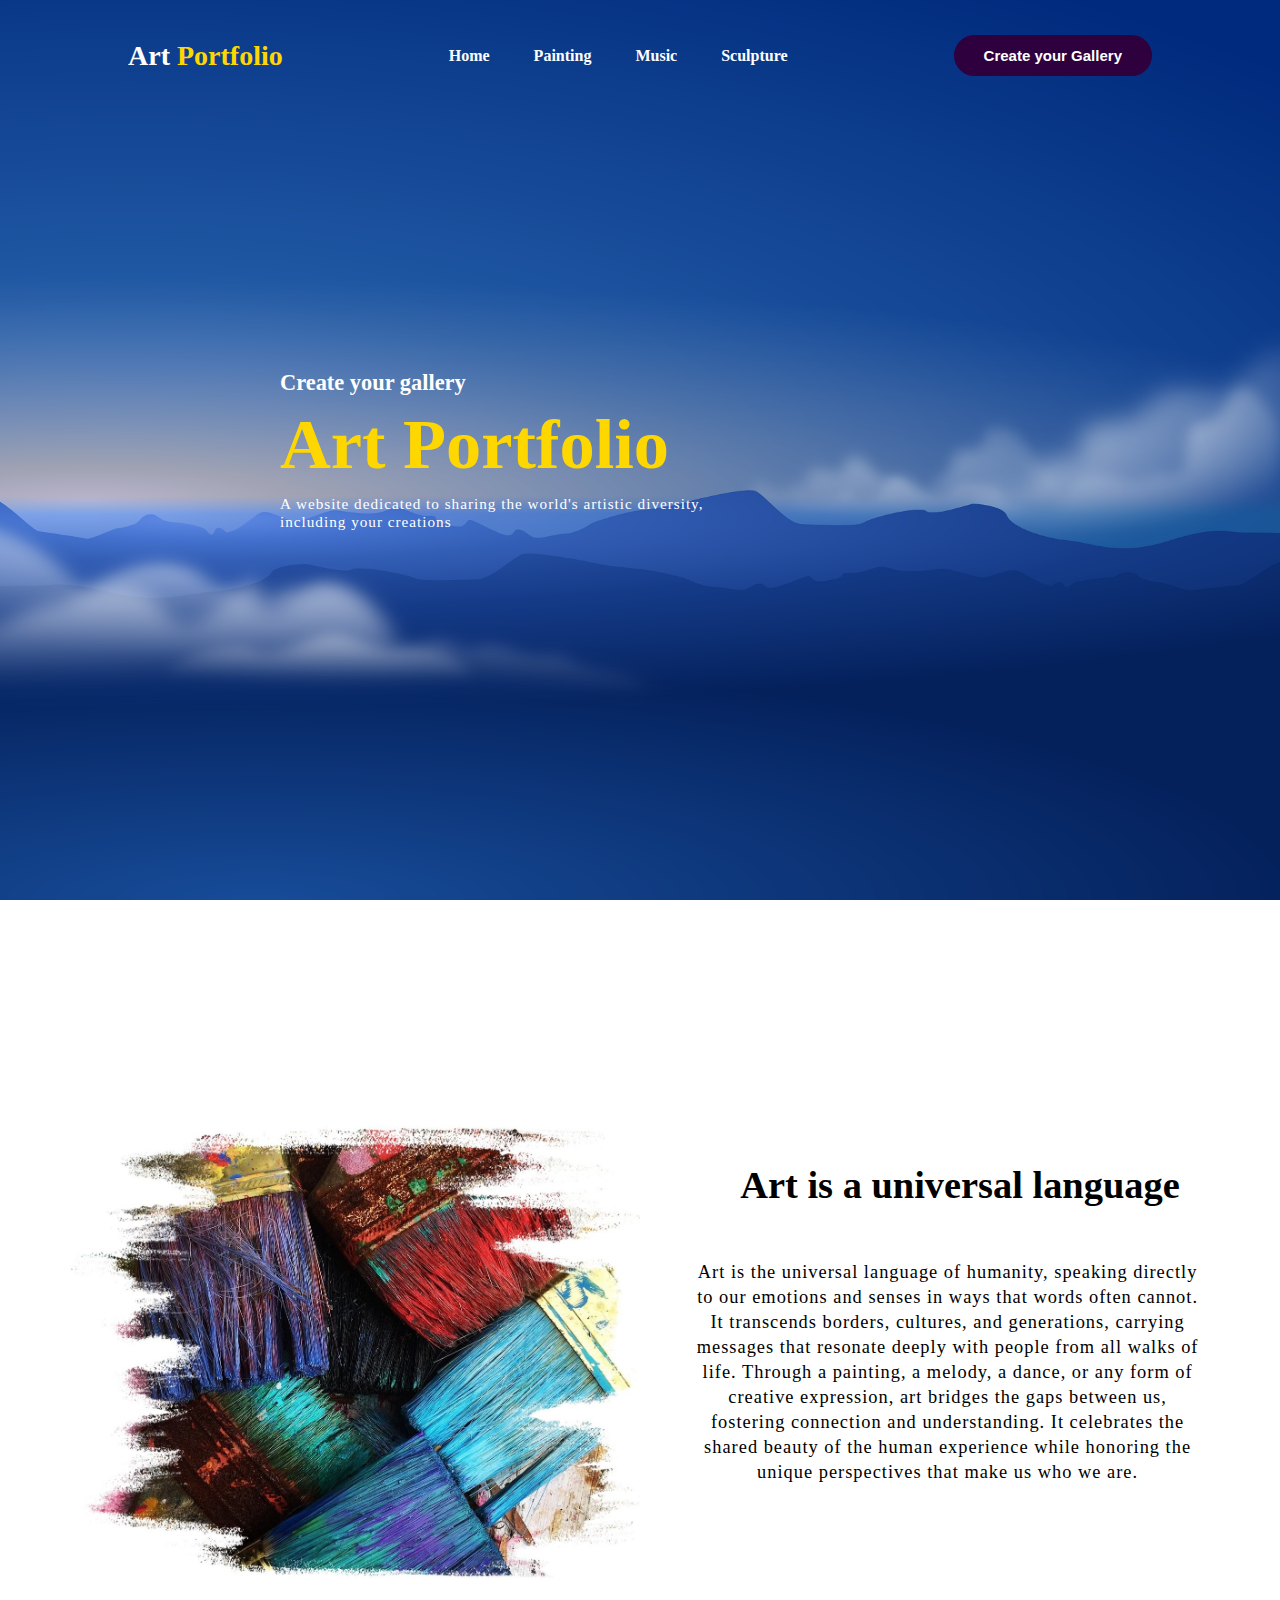
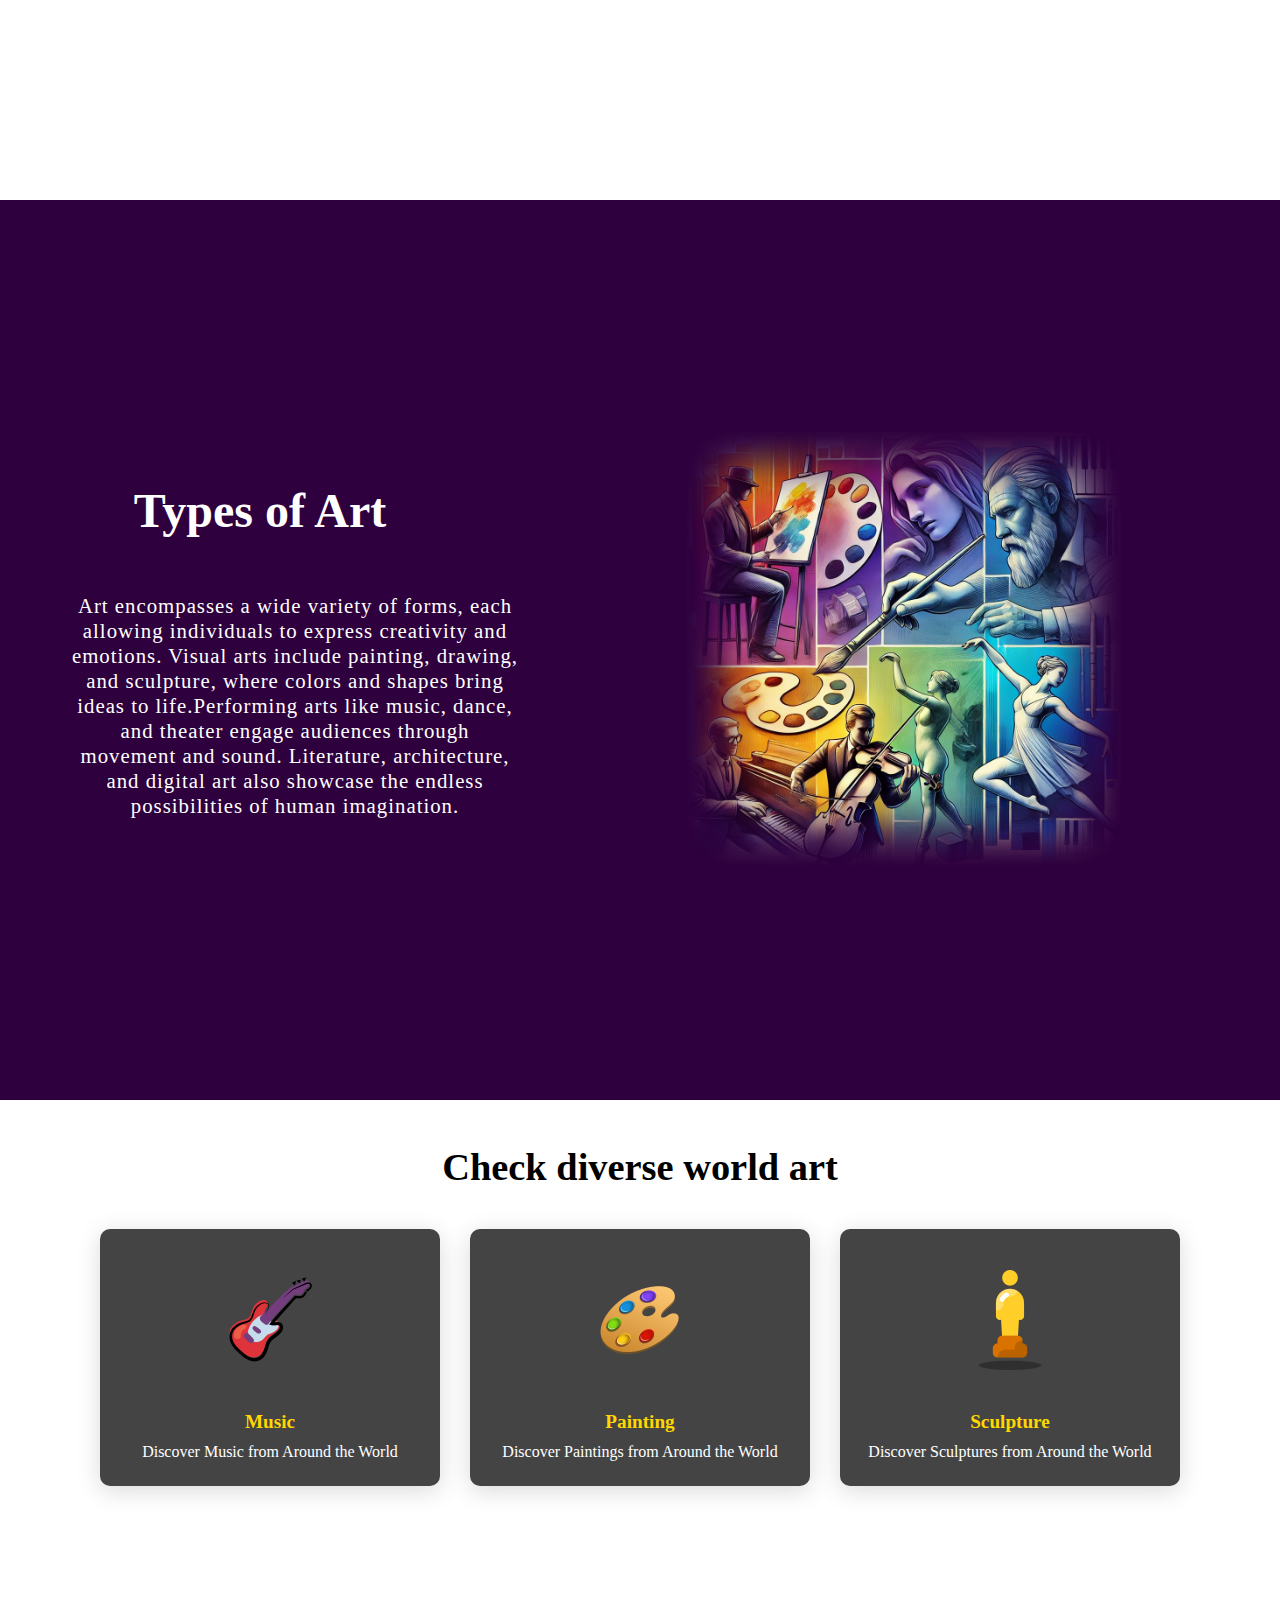
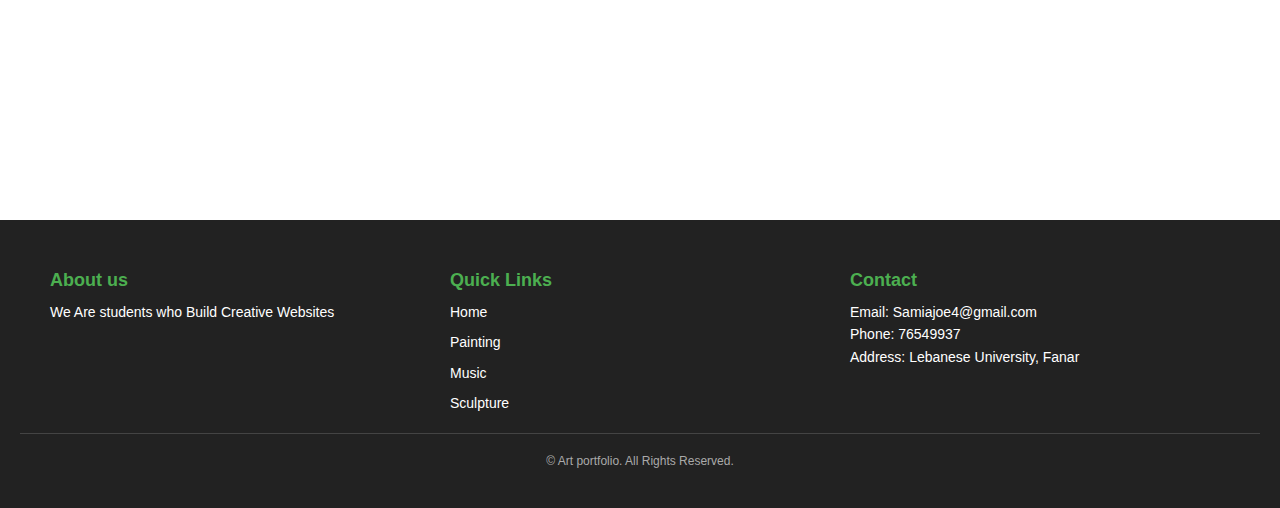
<file: art_port_final/index.html>
<!DOCTYPE html>
<html lang="en">
<head>
    <meta charset="UTF-8">
    <meta name="viewport" content="width=device-width, initial-scale=1.0">
    <title>Art</title>
    <link rel="stylesheet" href="style.css">
</head>
<body>
    <header>
        <nav>
            <h2 class="logo">Art<span> Portfolio</span></h2>
            <ul>
                <li><a href="index.html">Home</a></li>
                <li><a href="painting.html">Painting</a></li>
                <li><a href="music.html">Music</a></li>
                <li><a href="Sculpture.html">Sculpture</a></li>
            </ul>
            <a href="gallery.html"><button>Create your Gallery</button></a>
        </nav>
    </header>
    <section class="main">
        <div class="desc">
            <h4>Create your gallery<br></h4>
            <h2>Art Portfolio<br></h2>
            <p>A website dedicated to sharing the world's artistic diversity,<br> including your creations</p>
        </div>
    </section>
    <section class="sec1">
        <div class="img1">
            <img src="images/sec1.jpg">
        </div>
        <div class="sec1p">
            <h2>Art is a universal language</h2>
            <p>Art is the universal language of humanity, speaking directly to our emotions and senses in ways that words often cannot.
                 It transcends borders, cultures, and generations, carrying messages that resonate deeply with people from all walks of life.
                  Through a painting, a melody, a dance, or any form of creative expression, art bridges the gaps between us, 
                  fostering connection and understanding. It celebrates the shared beauty of the human experience while honoring the unique
                   perspectives that make us who we are.</p>
        </div>
    </section>
    <section class="sec2">
        <div class="sec2p">
            <h1>Types of Art</h1>
            <p>Art encompasses a wide variety of forms, each allowing individuals
                 to express creativity and emotions. Visual arts include painting, drawing,
                  and sculpture, where colors and shapes bring ideas to life.Performing arts like music,
                   dance, and theater engage audiences through movement and sound. Literature,
                    architecture, and digital art also showcase the endless
                    possibilities of human imagination.</p>
        </div>
        <div class="img2">
            <img src="images/toa3.png">
        </div>
    </section>
    <section class="sec3">
         <h2 class="check">Check diverse world art</h2>
         <div class="content">
            <div class="card">
                <div class="icon">
                    <a href="music.html"><img src="icons/guitar.png"></a>
                </div>
                <div class="info">
                    <h3>Music</h3>
                    <p>Discover Music from Around the World</p>
                </div>
            </div>
            <div class="card">
                <div class="icon">
                    <a href="painting.html"><img src="icons/paint.png"></a>
                </div>
                <div class="info">
                    <h3>Painting</h3>
                    <p>Discover Paintings from Around the World</p>
                </div>
            </div>
            <div class="card">
                <div class="icon">
                    <a href="Sculpture.html"><img src="icons/statue.png"></a>
                </div>
                <div class="info">
                    <h3>Sculpture</h3>
                    <p>Discover Sculptures from Around the World</p>
                </div>
            </div>
         </div>
    </section>
    <footer>
        <div class="footer-container">
          <div class="footer-section">
            <h3>About us</h3>
            <p>We Are students who Build Creative Websites</p>
          </div>
          <div class="footer-section">
            <h3>Quick Links</h3>
            <ul>
              <li><a href="index.html">Home</a></li>
              <li><a href="painting.html">Painting</a></li>
              <li><a href="music.html">Music</a></li>
              <li><a href="Sculpture.html">Sculpture</a></li>
            </ul>
          </div>
          <div class="footer-section">
            <h3>Contact</h3>
            <p>Email: Samiajoe4@gmail.com</p>
            <p>Phone: 76549937</p>
            <p>Address: Lebanese University, Fanar</p>
          </div>
        </div>
        <div class="footer-bottom">
          <p>&copy; Art portfolio. All Rights Reserved.</p>
        </div>
      </footer>
</body>
</html>
</file>
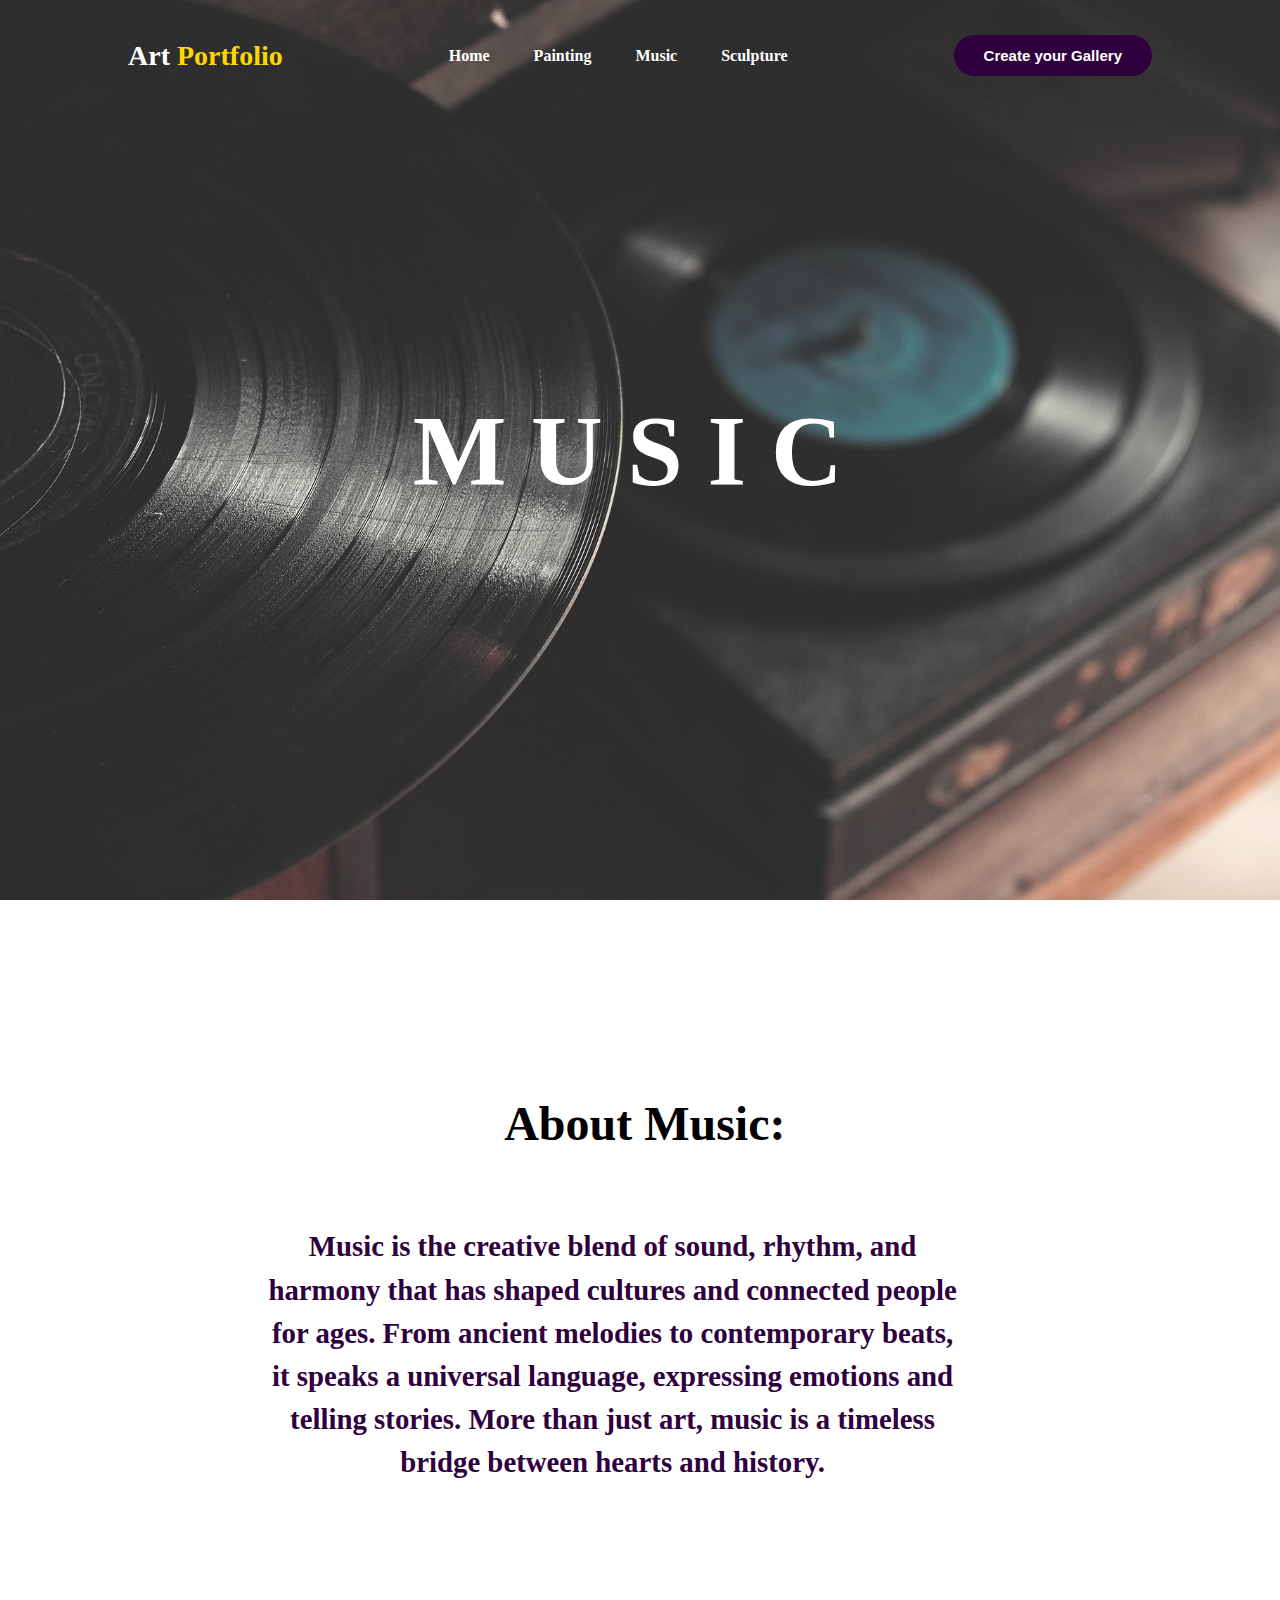
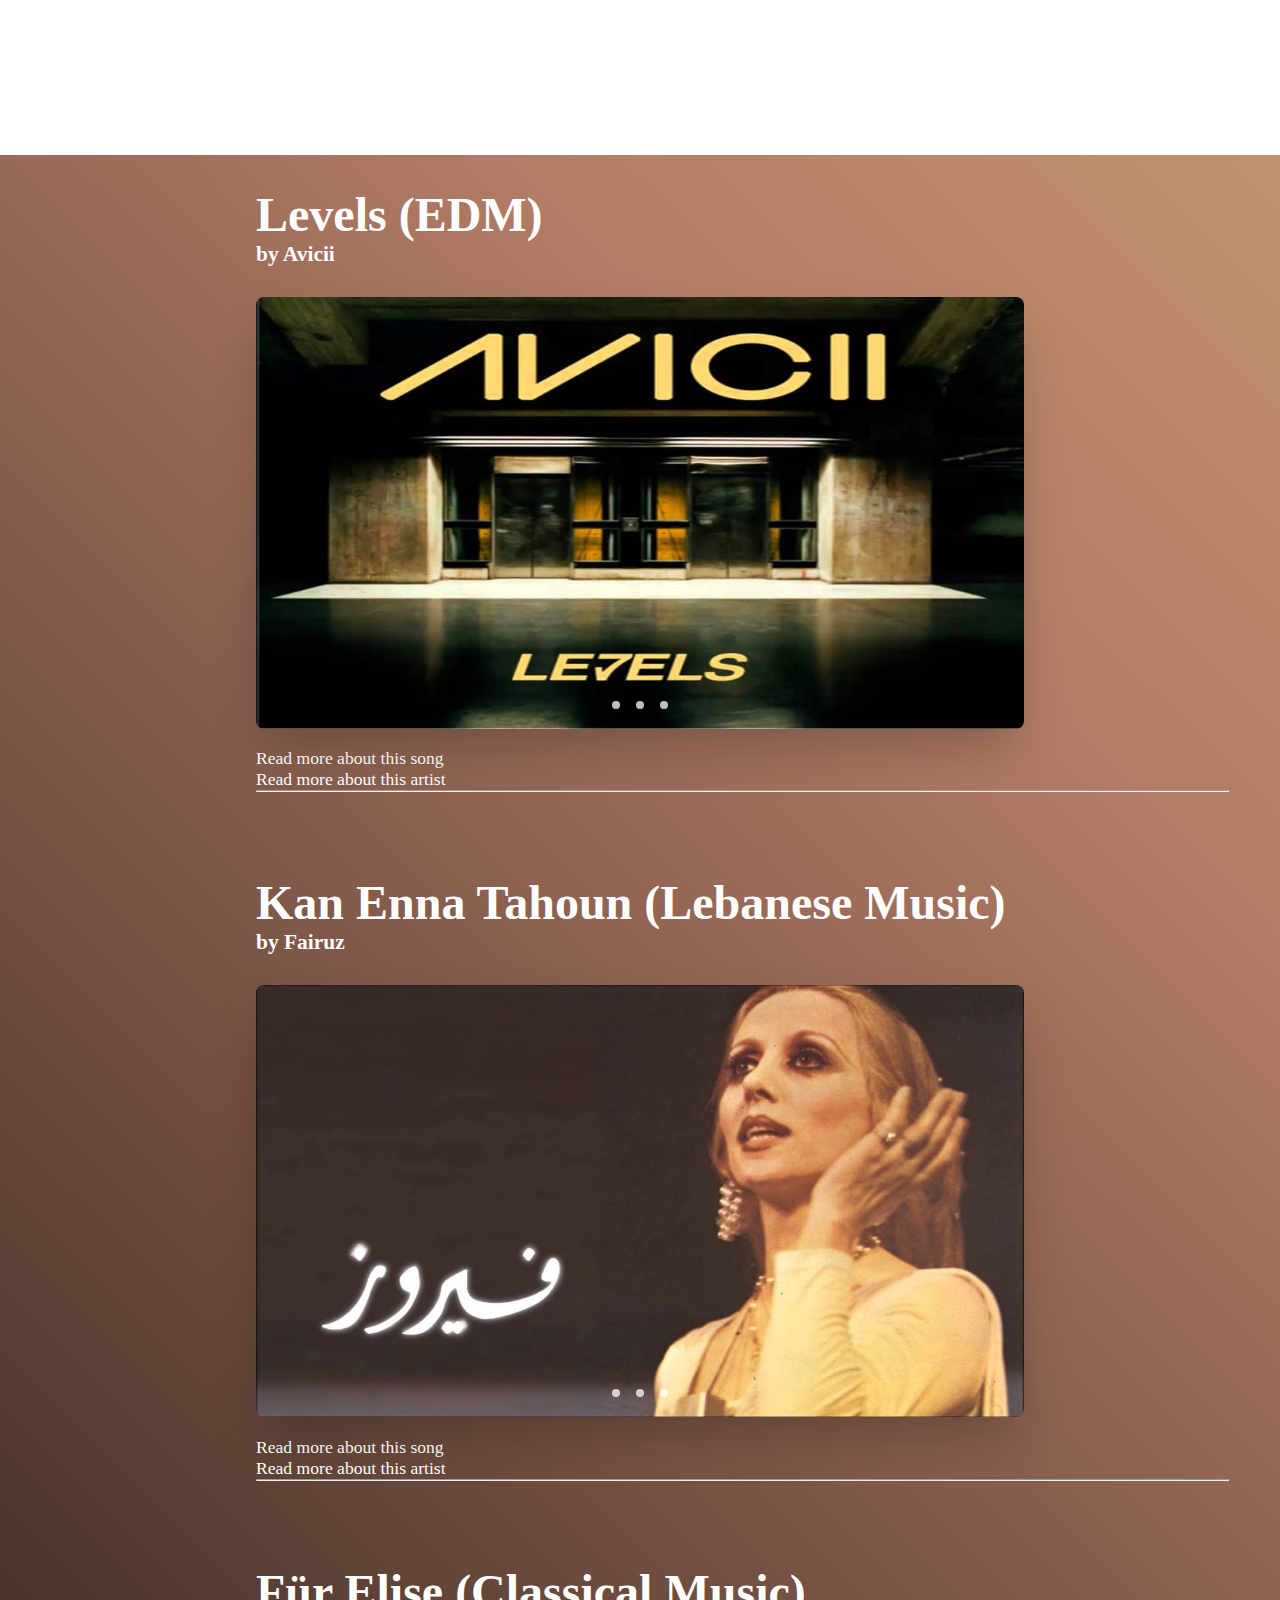
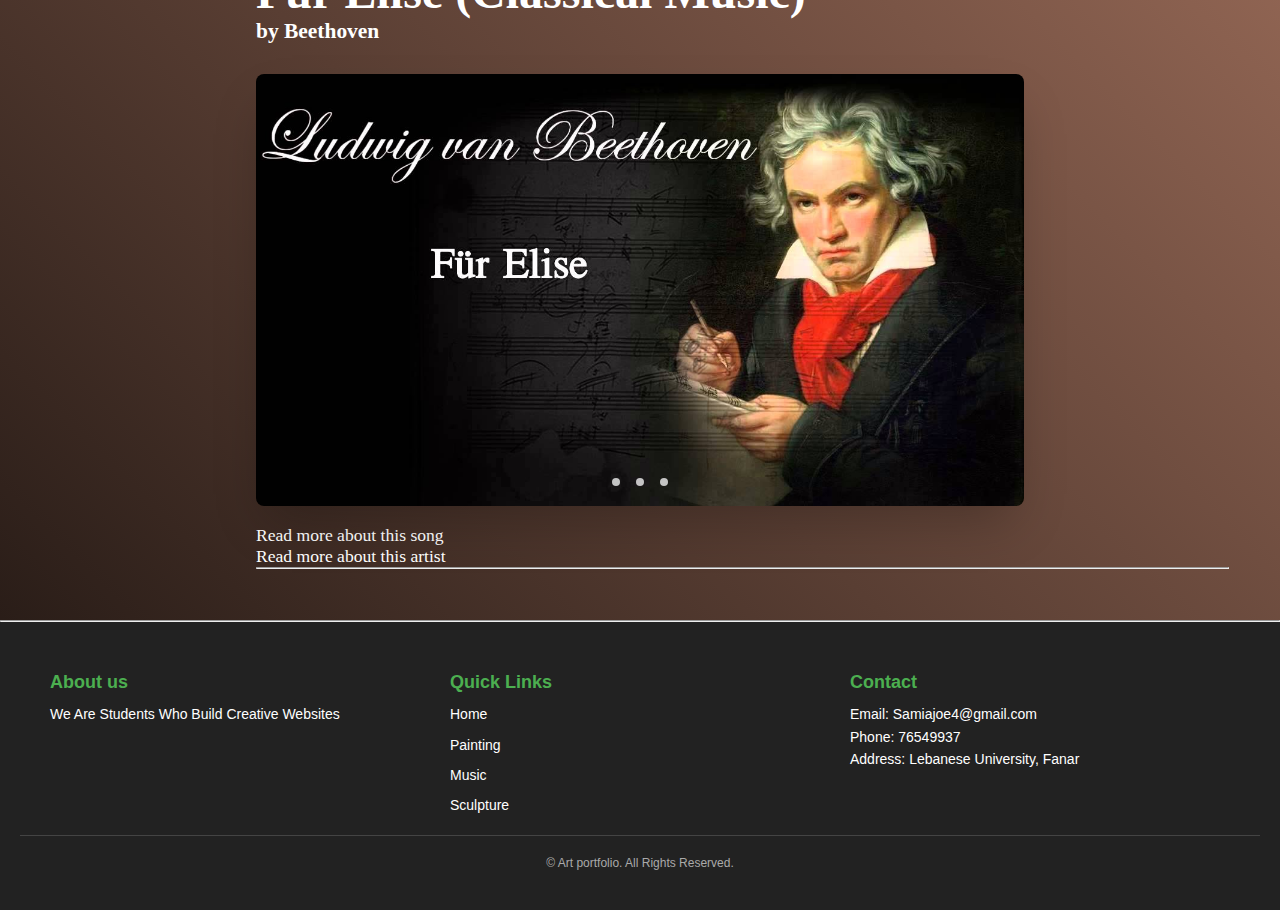
<file: art_port_final/music.html>
<!DOCTYPE html>
<html lang="en">
<head>
    <meta charset="UTF-8">
    <meta name="viewport" content="width=device-width, initial-scale=1.0">
    <title>Music</title>
    <link rel="stylesheet" href="style2.css">
    <script src="script.js" defer></script>
</head>
<body>
    <header>
        <nav>
            <h2 class="logo">Art<span> Portfolio</span></h2>
            <ul>
                <li><a href="index.html">Home</a></li>
                <li><a href="painting.html">Painting</a></li>
                <li><a href="music.html">Music</a></li>
                <li><a href="Sculpture.html">Sculpture</a></li>
            </ul>
            <a href="gallery.html"><button>Create your Gallery</button></a>
        </nav>
    </header>
    <section class="main2">
        <h1>MUSIC</h1>
    </section>
    <section class="description">
        <h1>About Music:</h1>
        <h3>
            Music is the creative blend of sound, rhythm, and harmony that has shaped cultures and connected people for ages.
             From ancient melodies to contemporary beats, it speaks a universal language, 
             expressing emotions and telling stories. More than just art, music is a timeless bridge between 
             hearts and history.
        </h3>
    </section>
    <div class="bgcontainer2">
        <div class="work">
            <div class="wtitle">
                <h2>Levels (EDM)</h2>
                <h6>by Avicii</h6>
            </div>
            <div class="slider-wrapper">
                <div class="slider" id="slide1">
                    <img id="s1" src="images/levels.jpg">
                    <p id="s2">Levels" by Avicii, released in 2011, is one of the most iconic tracks in electronic dance music (EDM) history.
                         With its euphoric melody, intricate production, and powerful drop, the track quickly became a global sensation,
                          dominating charts and festivals alike. Often credited with shaping the modern EDM landscape,
                           "Levels" set a new standard for progressive house music and inspired a generation of artists.
                            Its timeless energy and unforgettable rhythm continue to resonate with fans worldwide, 
                            solidifying Avicii’s place as a true pioneer in electronic music</p>
                    <p id="s3">
                      Tim Bergling (8 September 1989 – 20 April 2018), known professionally as Avicii,
                         was a Swedish DJ, remixer, and record producer. At age 16, he began posting his remixes
                          on electronic music forums, which led to his first record deal. He rose to prominence 
                          in 2011 with his single "Levels".<br> His debut studio album, True (2013),
                           blended electronic music with elements of multiple genres and received generally positive reviews.
                            It peaked in the top 10 in more than 15 countries and topped international charts; the lead single, 
                            "Wake Me Up", topped most music markets in Europe and reached number four in the United States.</p>
                </div>
                <div class="slider-nav">
                    <a href="#s1"></a>
                    <a href="#s2"></a>
                    <a href="#s3"></a>
                </div>
            </div>
            <div class="more">
                <a href="https://en.wikipedia.org/wiki/Levels_(Avicii_song)">Read more about this song</a>
                <br>
                <a href="https://en.wikipedia.org/wiki/Avicii">Read more about this artist</a>
                <hr>
            </div>
            <audio src="audio/lvlsloop.mp3" id="aud1" loop preload="auto"></audio>
        </div>
        <div class="work">
            <div class="wtitle">
                <h2>Kan Enna Tahoun (Lebanese Music)</h2>
                <h6>by Fairuz</h6>
            </div>
            <div class="slider-wrapper">
                <div class="slider" id="slide2">
                    <img id="s4" src="images/Fairuz.jpg">
                    <p id="s5">Kan Enna Tahoun" by Fairuz is a timeless Lebanese classic that blends gentle folk melodies with emotive vocals.<br>
                         The song reflects on the simplicity of village life, with lyrics that evoke a sense of nostalgia and longing for the past.
                          Fairuz’s captivating voice and the soft, soothing rhythm transport listeners to a bygone era.
                           It remains one of her most beloved songs, celebrating the beauty of Lebanese culture and memory.</p>
                    <p id="s6">Fairuz (born November 21, 1934) is a renowned Lebanese singer,
                         widely considered one of the most iconic voices in the Arab world.
                          She rose to fame in the 1950s with her emotive voice and diverse music, 
                          often focusing on themes of love, nostalgia, and patriotism.
                           Her collaborations with composers like Ziad Rahbani and the Rahbani brothers shaped modern Lebanese music.
                            With a career spanning over six decades,
                             Fairuz remains a cultural symbol whose influence continues to resonate across generations.</p>
                </div>
                <div class="slider-nav">
                    <a href="#s4"></a>
                    <a href="#s5"></a>
                    <a href="#s6"></a>
                </div>
            </div>
            <div class="more">
                <a href="https://ar.m.wikipedia.org/wiki/%D9%82%D8%A7%D8%A6%D9%85%D8%A9_%D8%A3%D8%B9%D9%85%D8%A7%D9%84_%D9%81%D9%8A%D8%B1%D9%88%D8%B2">Read more about this song</a>
                <br>
                <a href="https://en.wikipedia.org/wiki/Fairuz">Read more about this artist</a>
                <hr>
            </div>
            <audio src="audio/tahoun.mp3" id="aud2" loop preload="auto"></audio>
        </div>
        <div class="work">
            <div class="wtitle">
                <h2>Für Elise (Classical Music)</h2>
                <h6>by Beethoven</h6>
            </div>
            <div class="slider-wrapper">
                <div class="slider" id="slide3">
                    <img id="s7" src="images/furelise.jpg">
                    <p id="s8">Bagatelle No. 25 in A minor for solo piano, commonly known as "Für Elise",
                         is one of Ludwig van Beethoven's most significant popular compositions.
                          It was not published during his lifetime, only being discovered by Ludwig Nohl 40 years after his death,
                           and may be termed either a Bagatelle or an Albumblatt. The identity of "Elise" is unknown;
                            researchers have suggested Therese Malfatti, Elisabeth Röckel, or Elise Barensfeld.</p>
                    <p id="s9">Ludwig van Beethoven (1770–1827) was a German composer and pianist,
                         widely recognized as one of the most influential figures in Western classical music.
                          His works, including symphonies, sonatas, and concertos, reshaped the structure of classical music.
                           Beethoven's compositions are known for their emotional depth and innovation.
                            Despite losing his hearing in later years, he continued to compose groundbreaking music.
                             His contributions to music have left a lasting impact on both classical and modern genres.</p>
                </div>
                <div class="slider-nav">
                    <a href="#s7"></a>
                    <a href="#s8"></a>
                    <a href="#s9"></a>
                </div>
            </div>
            <div class="more">
                <a href="https://en.wikipedia.org/wiki/F%C3%BCr_Elise">Read more about this song</a>
                <br>
                <a href="https://en.wikipedia.org/wiki/Ludwig_van_Beethoven">Read more about this artist</a>
                <hr>
            </div>
            <audio src="audio/furelise.mp3" id="aud3" loop preload="auto"></audio>
        </div>
    </div>
    <hr>
    <footer>
        <div class="footer-container">
          <div class="footer-section">
            <h3>About us</h3>
            <p>We Are Students Who Build Creative Websites</p>
          </div>
          <div class="footer-section">
            <h3>Quick Links</h3>
            <ul>
              <li><a href="index.html">Home</a></li>
              <li><a href="painting.html">Painting</a></li>
              <li><a href="music.html">Music</a></li>
              <li><a href="Sculpture.html">Sculpture</a></li>
            </ul>
          </div>
          <div class="footer-section">
            <h3>Contact</h3>
            <p>Email: Samiajoe4@gmail.com</p>
            <p>Phone: 76549937</p>
            <p>Address: Lebanese University, Fanar</p>
          </div>
        </div>
        <div class="footer-bottom">
          <p>&copy; Art portfolio. All Rights Reserved.</p>
        </div>
      </footer>
</body>
</html>
</file>
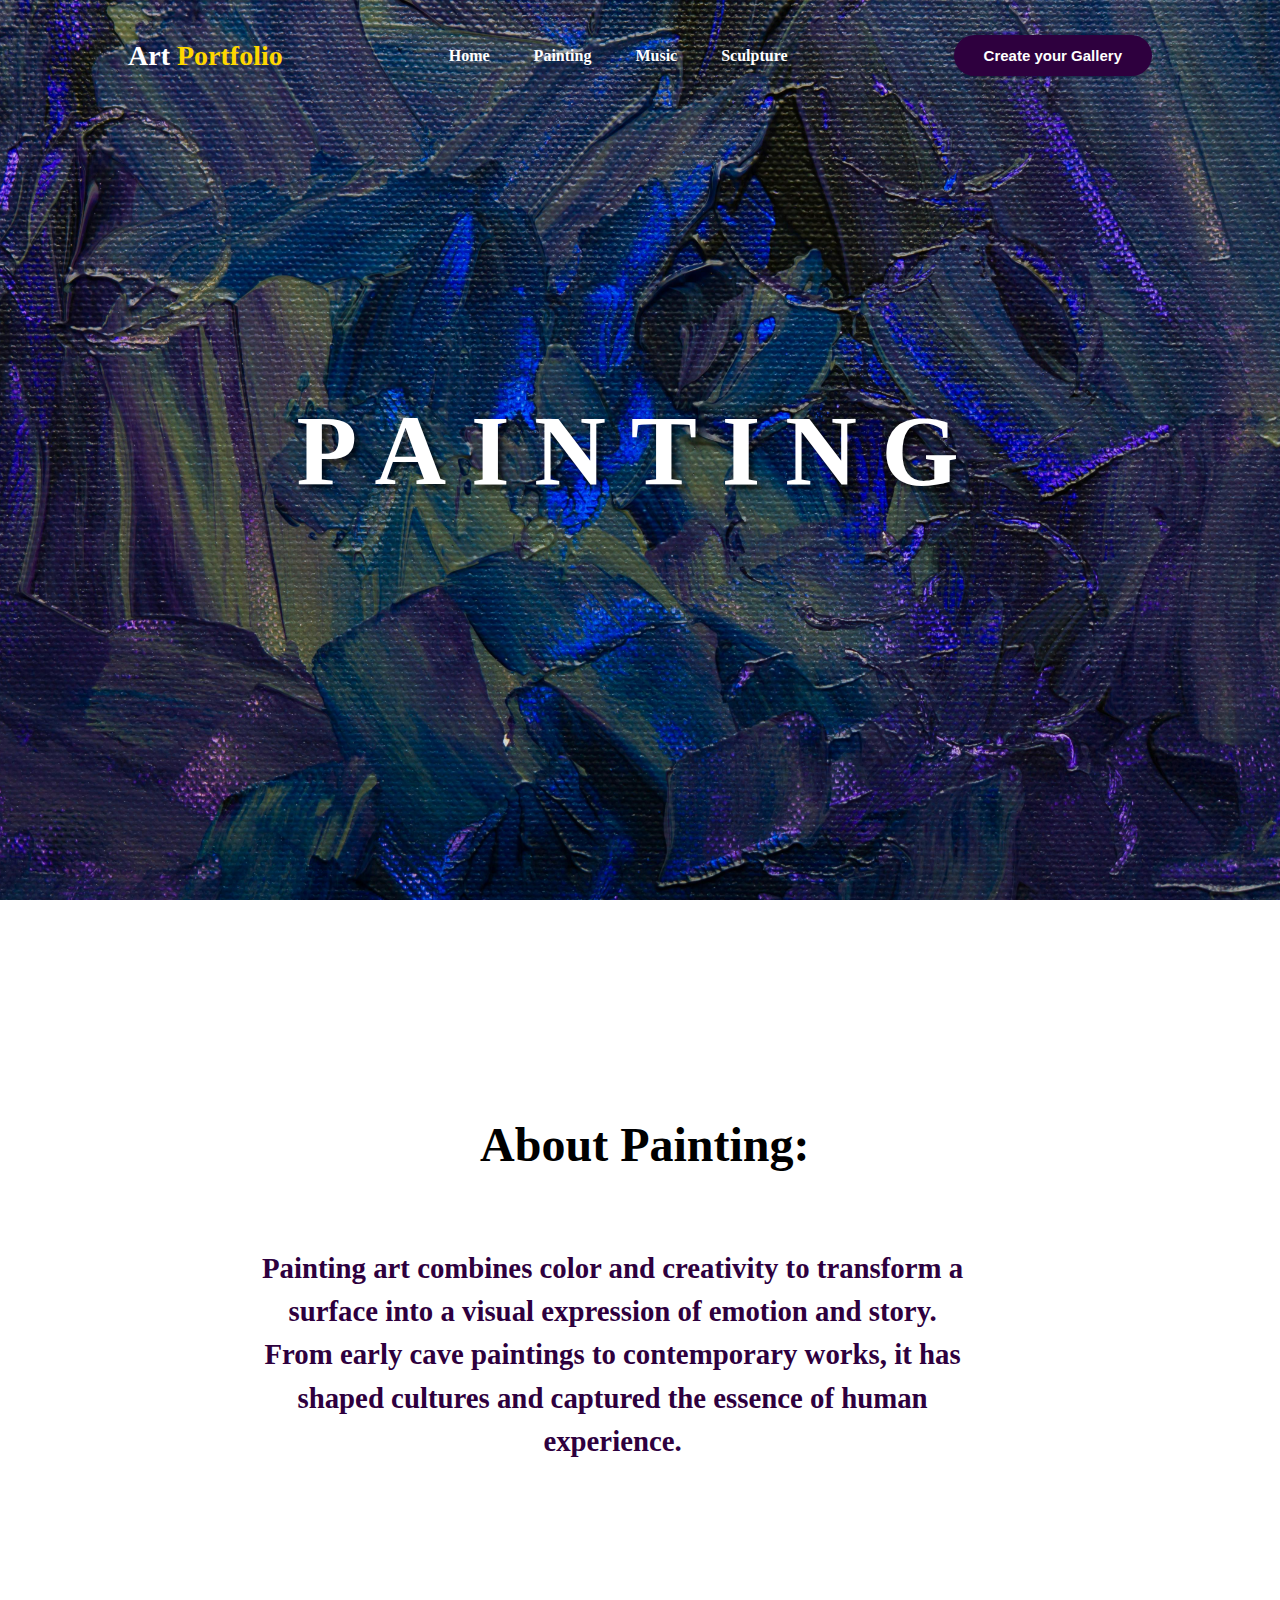
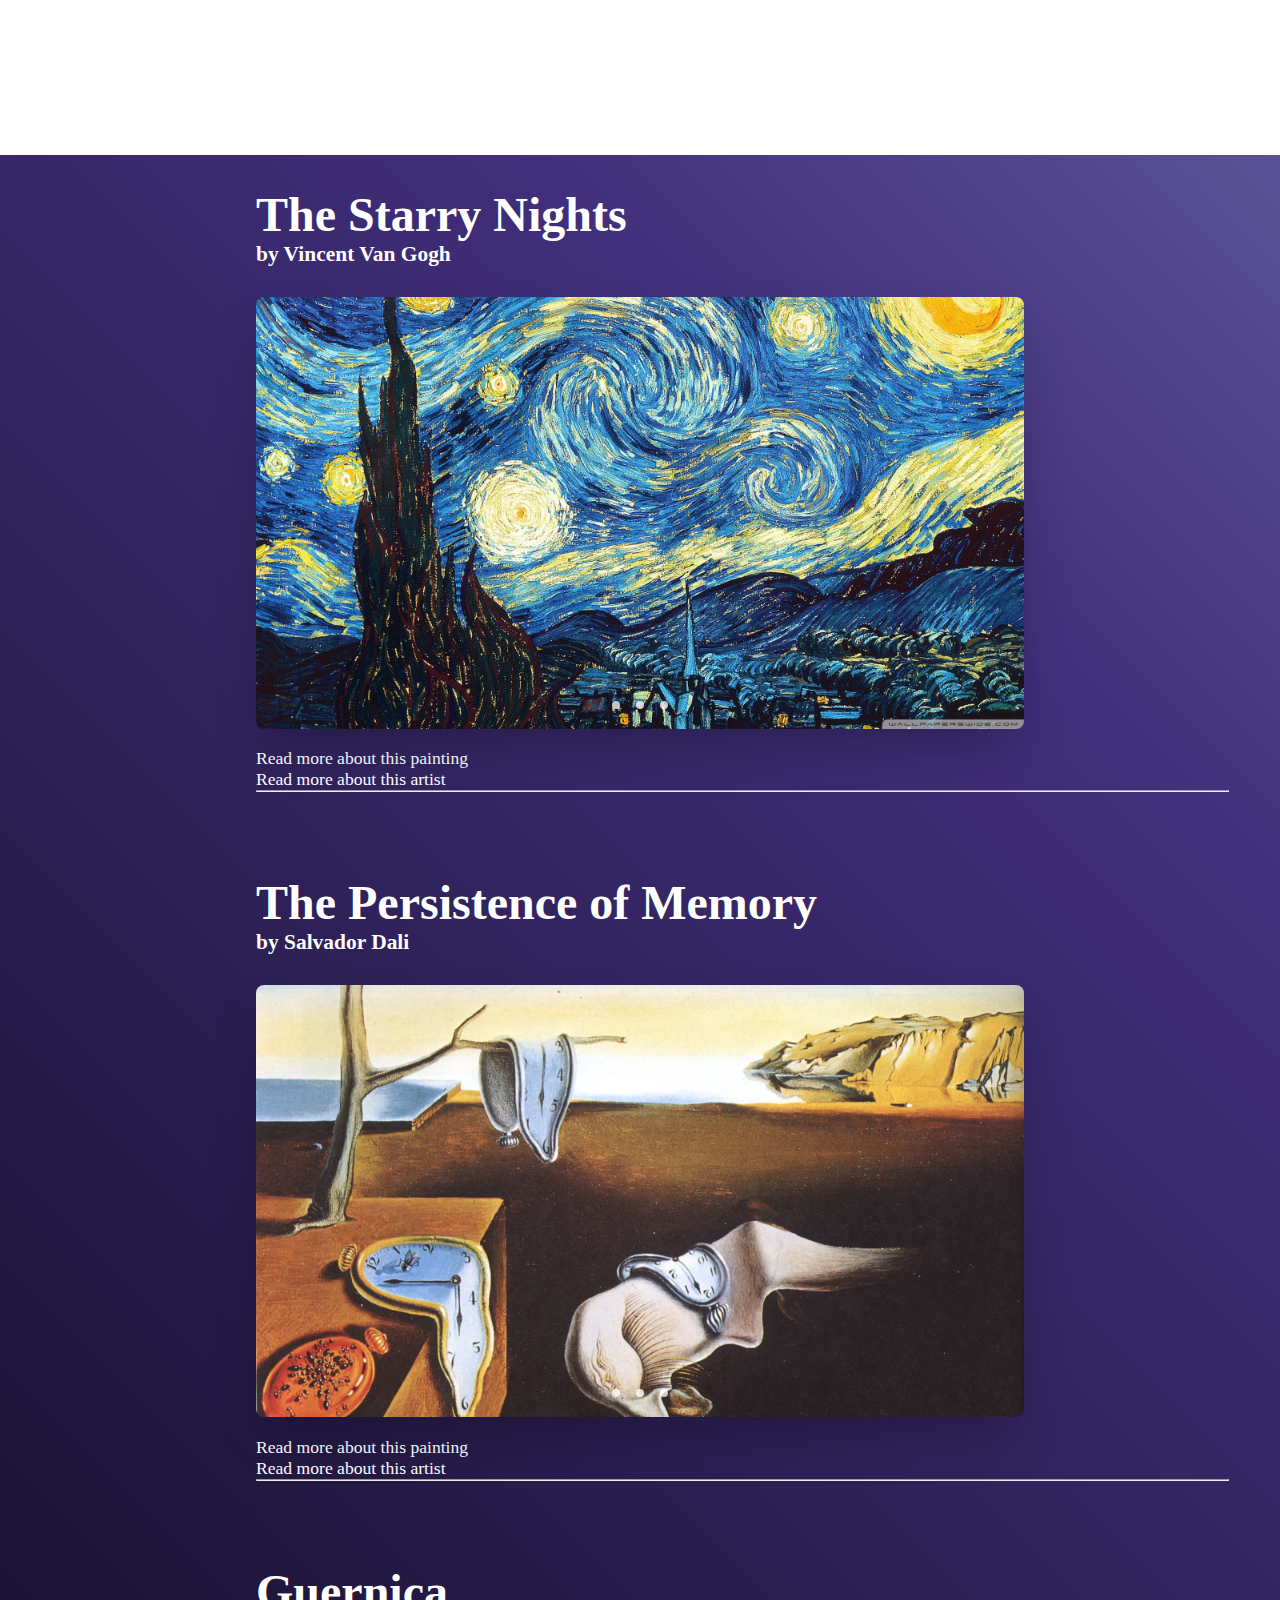
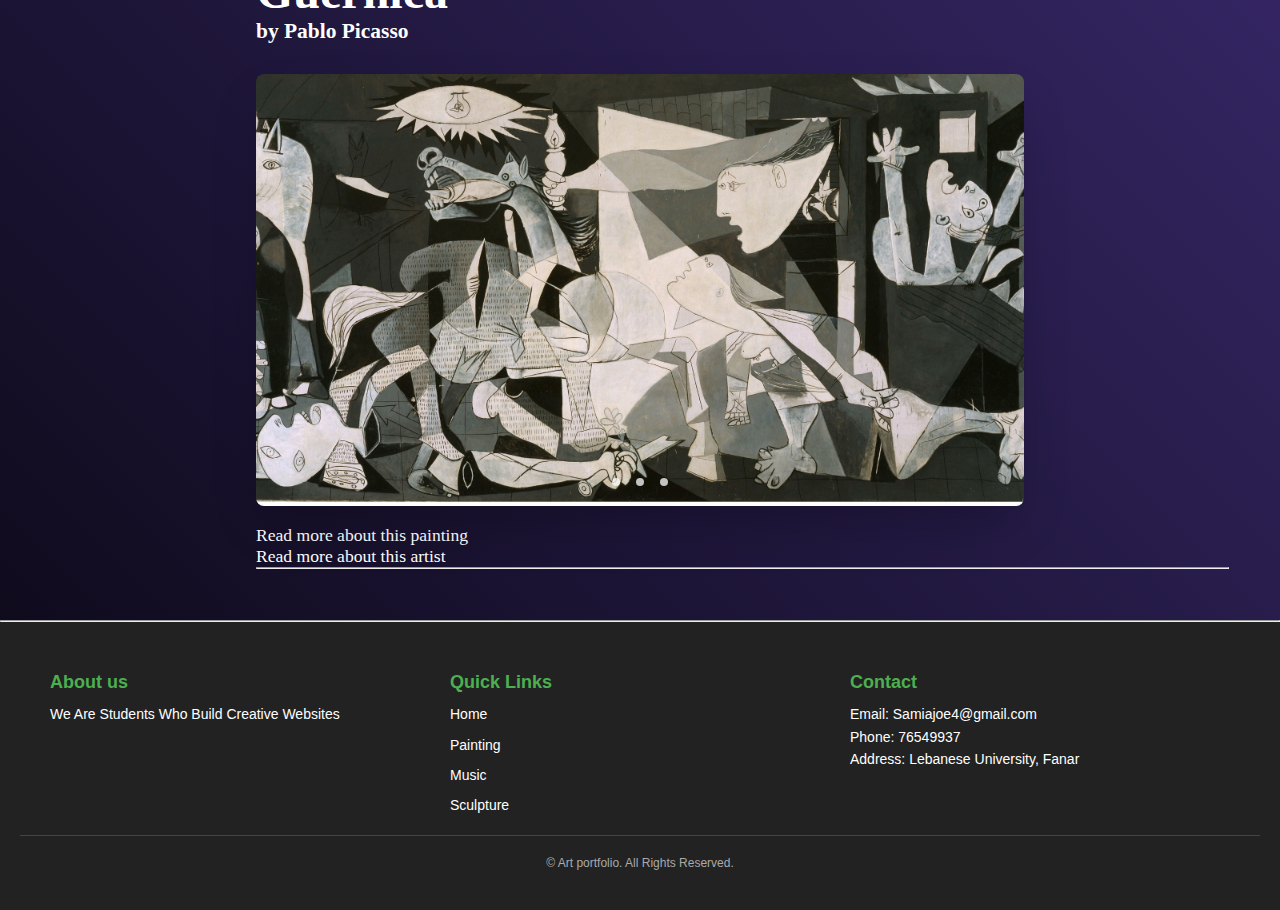
<file: art_port_final/painting.html>
<!DOCTYPE html>
<html lang="en">
<head>
    <meta charset="UTF-8">
    <meta name="viewport" content="width=device-width, initial-scale=1.0">
    <title>paint</title>
    <link rel="stylesheet" href="style2.css">
</head>
<body>
    <header>
        <nav>
            <h2 class="logo">Art<span> Portfolio</span></h2>
            <ul>
                <li><a href="index.html">Home</a></li>
                <li><a href="painting.html">Painting</a></li>
                <li><a href="music.html">Music</a></li>
                <li><a href="Sculpture.html">Sculpture</a></li>
            </ul>
            <a href="gallery.html"><button>Create your Gallery</button></a>
        </nav>
    </header>
    <section class="main">
        <h1>PAINTING</h1>
    </section>
    <section class="description">
        <h1>About Painting:</h1>
        <h3>Painting art combines color and creativity to transform a surface into a visual expression of emotion and story. From early cave paintings to contemporary works, 
            it has shaped cultures and captured the essence of human experience.</h3>
    </section>
    <div class="bgcontainer">
        <div class="work">
            <div class="wtitle">
                <h2>The Starry Nights</h2>
                <h6>by Vincent Van Gogh</h6>
            </div>
            <div class="slider-wrapper">
                <div class="slider">
                    <img id="s1" src="images/Thestarrynight.jpg">
                    <p id="s2">The Starry Night, an oil-on-canvas painting by Dutch Post-Impressionist Vincent van Gogh,
                         was created in June 1889. It portrays the view from the east-facing window of his asylum room at Saint-Rémy-de-Provence
                          just before sunrise, with the addition of an imaginary village.<br> Widely regarded as Van Gogh's magnum opus,
                           it has been part of the Museum of Modern Art’s permanent collection in New York City since 1941 and is one of
                            the most iconic paintings in Western art.</p>
                    <p id="s3">Vincent Willem van Gogh (30 March 1853 – 29 July 1890) was a Dutch Post-Impressionist painter,
                         regarded as one of the most famous and influential figures in the history of Western art. 
                         In just over a decade, he created approximately 2,100 artworks, including around 860 oil paintings,
                          most of which were produced in the final two years of his life. His oeuvre spans landscapes, still lifes, 
                          portraits, and self-portraits, characterized by bold colors and dramatic brushwork that influenced the
                           rise of expressionism in modern art. Van Gogh's work gained critical attention only after his death from a 
                           self-inflicted gunshot wound at age 37. During his lifetime, only one of his paintings, The Red Vineyard,
                            was sold.</p>
                </div>
                <div class="slider-nav">
                    <a href="#s1"></a>
                    <a href="#s2"></a>
                    <a href="#s3"></a>
                </div>
            </div>
            <div class="more">
                <a href='https://en.wikipedia.org/wiki/The_Starry_Night'>Read more about this painting</a>
                <br>
                <a href="https://en.wikipedia.org/wiki/Vincent_van_Gogh">Read more about this artist</a>
                <hr>
            </div>
        </div>
        <div class="work">
            <div class="wtitle">
                <h2>The Persistence of Memory</h2>
                <h6>by Salvador Dali</h6>
            </div>
            <div class="slider-wrapper">
                <div class="slider">
                    <img id="s4" src="images/persistanceofmem.jpg">
                    <p id="s5">The Persistence of Memory (Spanish: La persistencia de la memoria) is a 1931 painting by artist Salvador Dalí
                         and one of the most recognizable works of Surrealism. 
                         First shown at the Julien Levy Gallery in 1932, since 1934 the painting has been in the collection
                          of the Museum of Modern Art (MoMA) in New York City, which received it from an anonymous donor. 
                          It is widely recognized and frequently referred to in popular culture, 
                          and sometimes referred to by more descriptive titles, such as "The Melting Clocks",
                           "The Soft Watches" or "The Melting Watches".</p>
                    <p id="s6">Salvador Dalí (1904–1989) was a Spanish surrealist artist renowned for his eccentric style and imaginative approach to art.
                         His work often combined realistic detail with dreamlike and bizarre imagery, 
                         exploring themes of the subconscious, dreams, and the irrational. 
                         Dalí's unique artistic vision made him a key figure in the surrealist movement,
                          and his bold personality and flamboyant behavior further cemented his place in popular culture.</p>
                </div>
                <div class="slider-nav">
                    <a href="#s4"></a>
                    <a href="#s5"></a>
                    <a href="#s6"></a>
                </div>
            </div>
            <div class="more">
                <a href="https://en.wikipedia.org/wiki/The_Persistence_of_Memory">Read more about this painting</a>
                <br>
                <a href="https://en.wikipedia.org/wiki/Salvador_Dal%C3%AD">Read more about this artist</a>
                <hr>
            </div>
        </div>
        <div class="work">
            <div class="wtitle">
                <h2>Guernica</h2>
                <h6>by Pablo Picasso</h6>
            </div>
            <div class="slider-wrapper">
                <div class="slider">
                    <img id="s7" src="images/guernica.jpg">
                    <p id="s8">Guernica is a large 1937 oil painting by Spanish artist Pablo Picasso. It is one of his best-known works,
                         regarded by many art critics as the most moving and powerful anti-war painting in history.<br> 
                         It is exhibited in the Museo Reina Sofía in Madrid.
                        The grey, black, and white painting portrays the suffering wrought by violence and chaos. 
                        Prominently featured in the composition are a gored horse, a bull, screaming women, a dead baby,
                         a dismembered soldier, and flames.</p>
                    <p id="s9">Pablo Ruiz Picasso (25 October 1881 – 8 April 1973) was a Spanish painter, sculptor, printmaker, ceramicist, 
                        and theatre designer who spent most of his adult life in France. One of the most influential artists of the 20th century,
                         he is known for co-founding the Cubist movement, inventing constructed sculpture, co-inventing collage,
                          and for the wide variety of styles that he helped develop and explore.<br> Among his most famous works are the
                           proto-Cubist Les Demoiselles d'Avignon (1907) and the anti-war painting Guernica (1937),
                            a dramatic portrayal of the bombing of Guernica by German and Italian air forces during the Spanish Civil War.</p>
                </div>
                <div class="slider-nav">
                    <a href="#s7"></a>
                    <a href="#s8"></a>
                    <a href="#s9"></a>
                </div>
            </div>
            <div class="more">
                <a href="https://en.wikipedia.org/wiki/Guernica_(Picasso)">Read more about this painting</a>
                <br>
                <a href="https://en.wikipedia.org/wiki/Pablo_Picasso">Read more about this artist</a>
                <hr>
            </div>
        </div>
    </div>
    <hr>
    <footer>
        <div class="footer-container">
          <div class="footer-section">
            <h3>About us</h3>
            <p>We Are Students Who Build Creative Websites</p>
          </div>
          <div class="footer-section">
            <h3>Quick Links</h3>
            <ul>
              <li><a href="index.html">Home</a></li>
              <li><a href="painting.html">Painting</a></li>
              <li><a href="music.html">Music</a></li>
              <li><a href="Sculpture.html">Sculpture</a></li>
            </ul>
          </div>
          <div class="footer-section">
            <h3>Contact</h3>
            <p>Email: Samiajoe4@gmail.com</p>
            <p>Phone: 76549937</p>
            <p>Address: Lebanese University, Fanar</p>
          </div>
        </div>
        <div class="footer-bottom">
          <p>&copy; Art portfolio. All Rights Reserved.</p>
        </div>
      </footer>
</body>
</html>
</file>
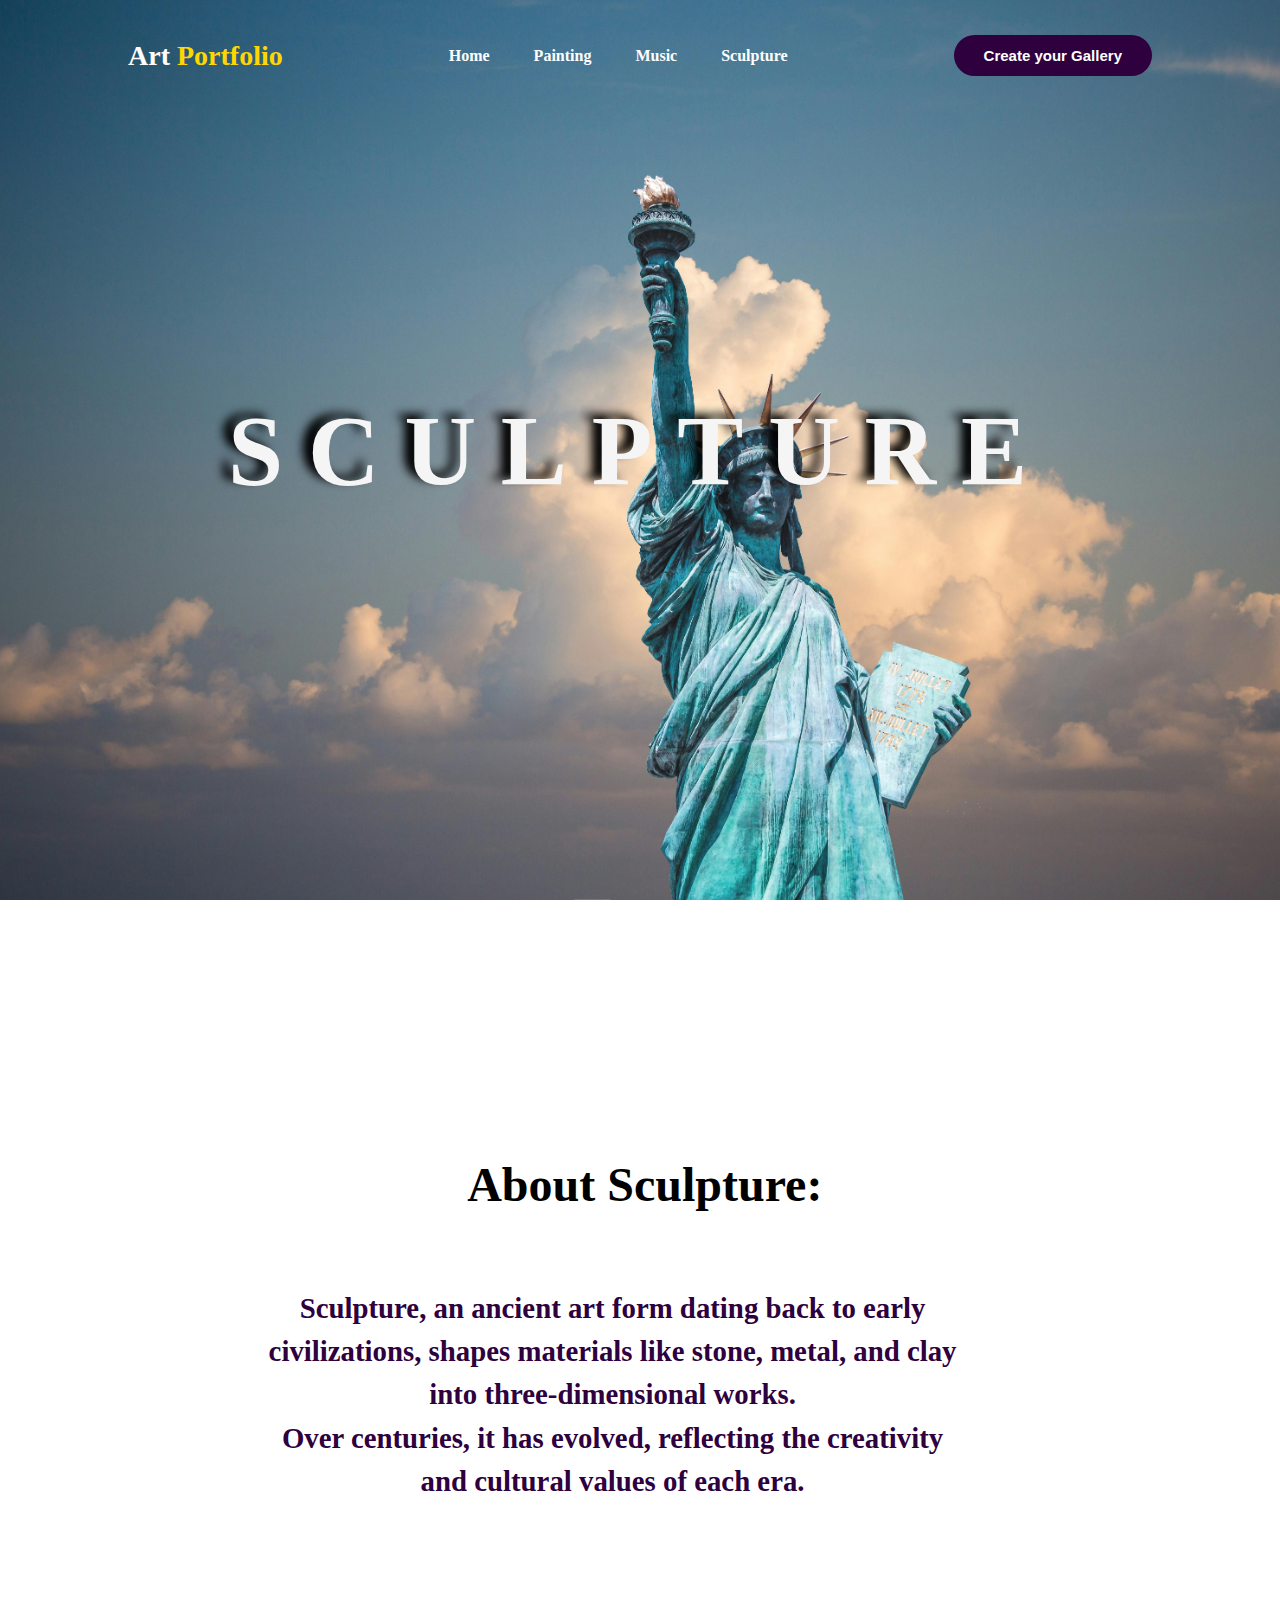
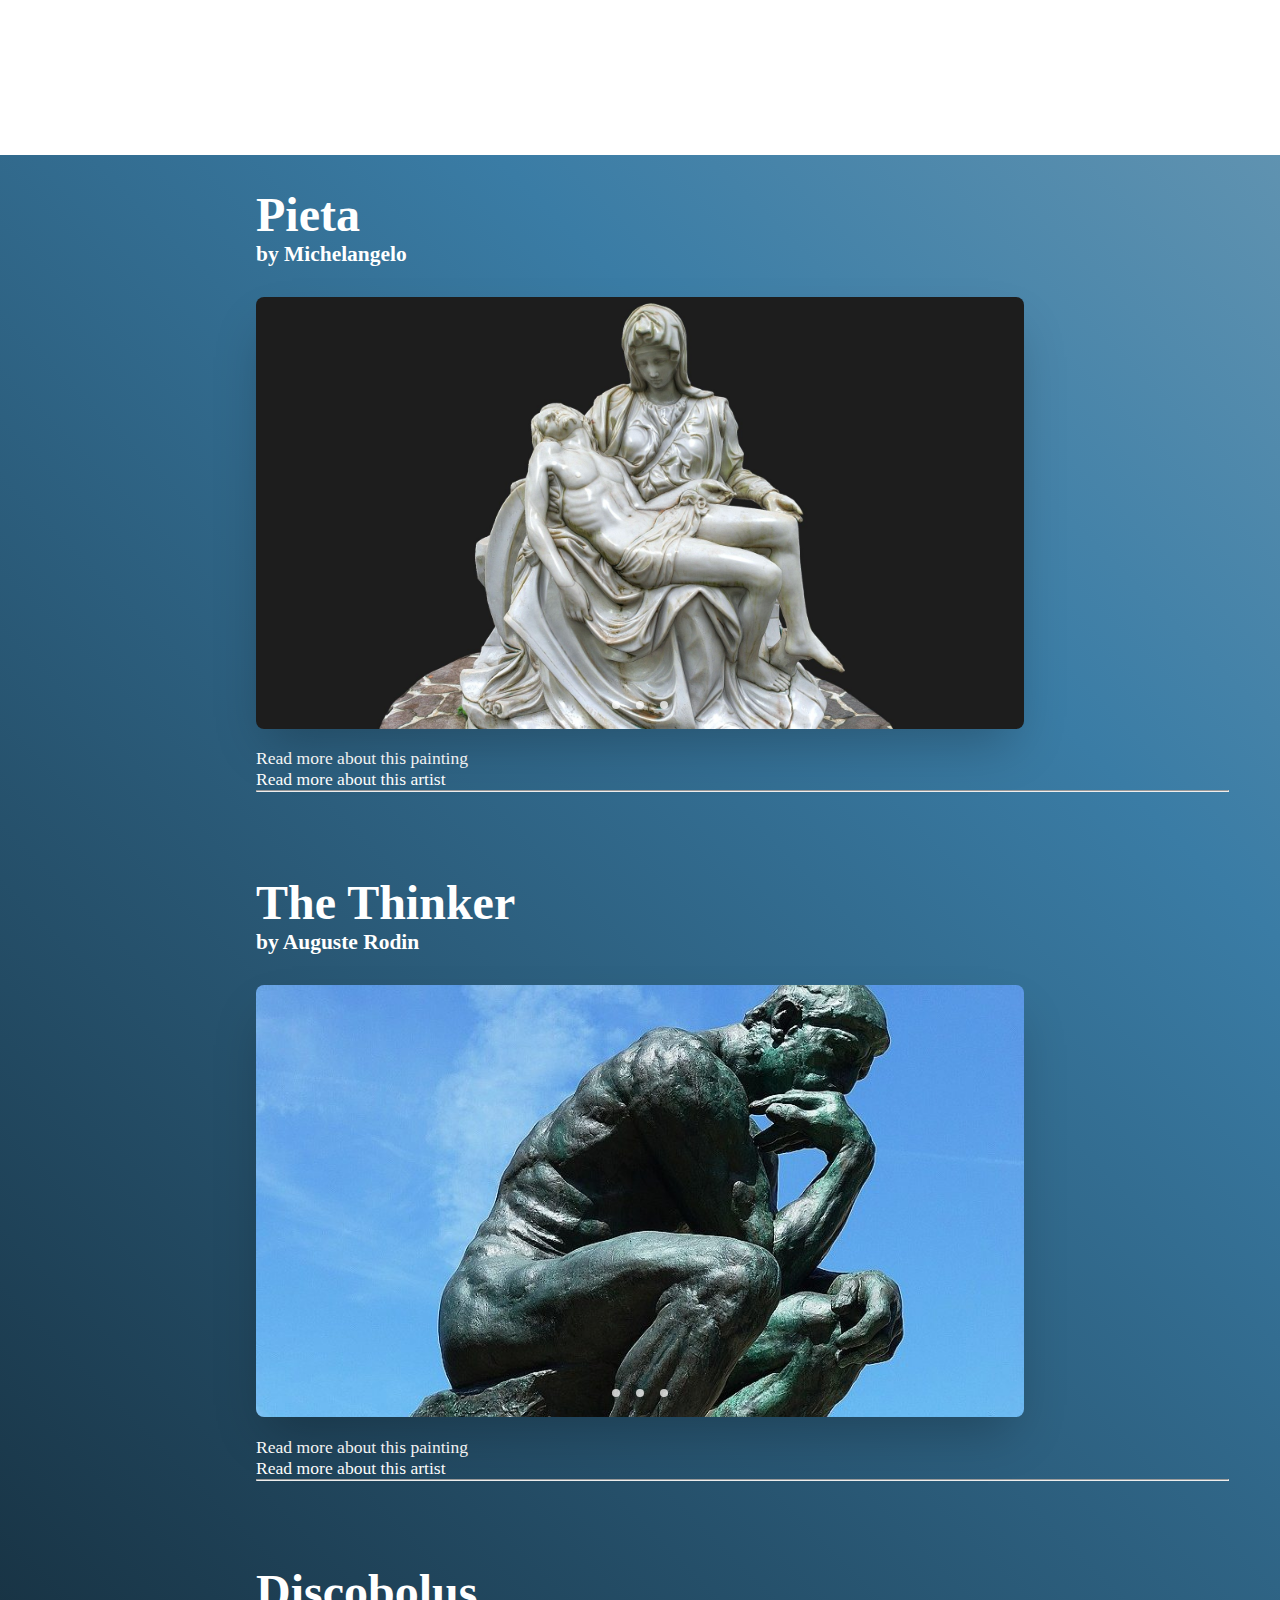
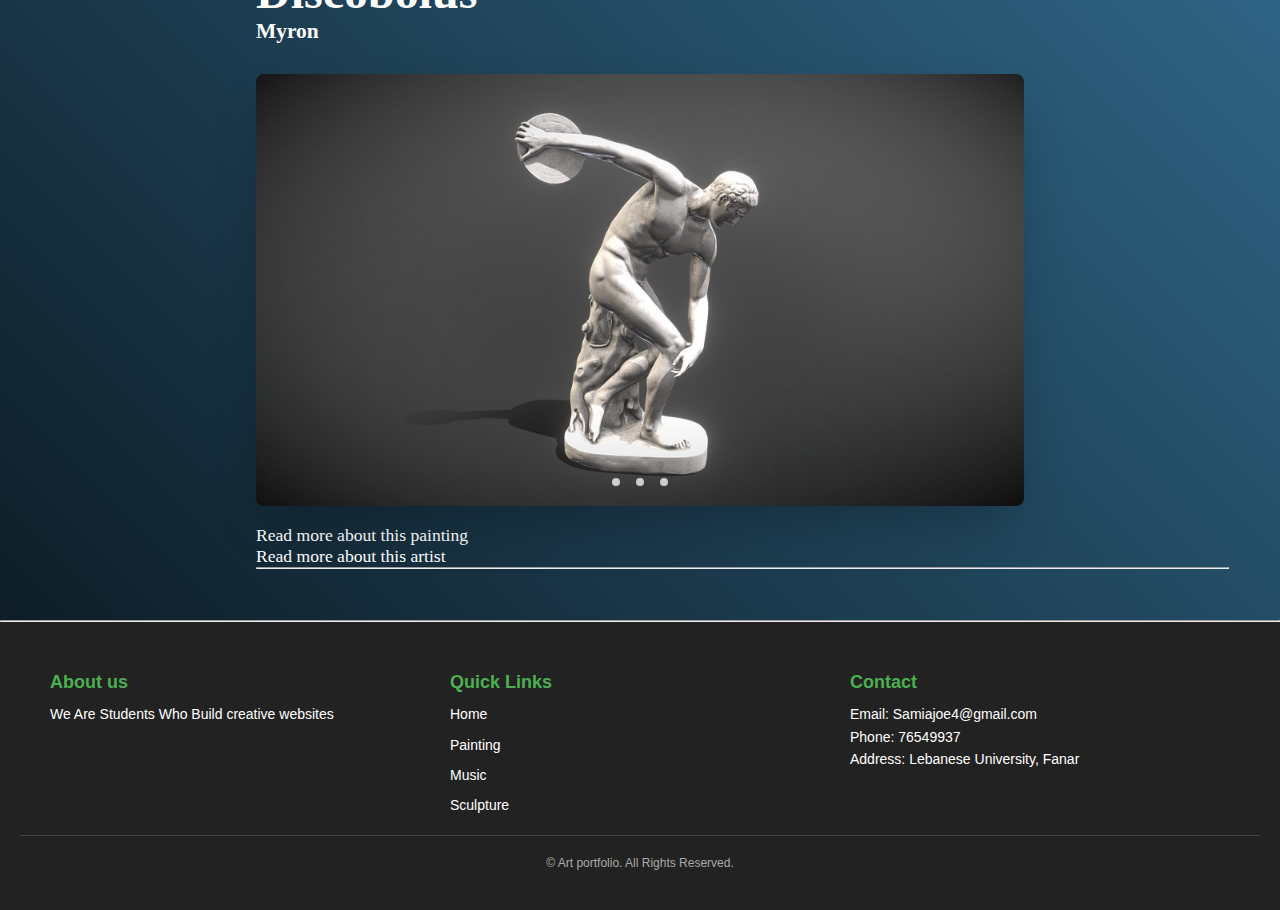
<file: art_port_final/Sculpture.html>
<!DOCTYPE html>
<html lang="en">
<head>
    <meta charset="UTF-8">
    <meta name="viewport" content="width=device-width, initial-scale=1.0">
    <title>Sculpture</title>
    <link rel="stylesheet" href="style2.css">
</head>
<body>
    <header>
        <nav>
            <h2 class="logo">Art<span> Portfolio</span></h2>
            <ul>
                <li><a href="index.html">Home</a></li>
                <li><a href="painting.html">Painting</a></li>
                <li><a href="music.html">Music</a></li>
                <li><a href="Sculpture.html">Sculpture</a></li>
            </ul>
            <a href="gallery.html"><button>Create your Gallery</button></a>
        </nav>
    </header>
    <section class="main3">
        <h1>SCULPTURE</h1>
    </section>
    <section class="description">
        <h1 id="sculph1">About Sculpture:</h1>
        <h3>Sculpture, an ancient art form dating back to early civilizations, shapes materials like stone, metal, and clay into three-dimensional works.<br>
             Over centuries, it has evolved, reflecting the creativity and cultural values of each era.</h3>
    </section>
    <div class="bgcontainer3">
        <div class="work">
            <div class="wtitle">
                <h2>Pieta</h2>
                <h6>by Michelangelo</h6>
            </div>
            <div class="slider-wrapper">
                <div class="slider">
                    <img id="s1" src="images/pieta.jpeg">
                    <p id="s2">The Pietà by Michelangelo is a breathtaking marble sculpture created between 1498–1499,
                         housed in St. Peter’s Basilica, Vatican City. It depicts the Virgin Mary cradling the lifeless body
                          of Jesus Christ after his crucifixion, capturing a poignant moment of sorrow and grace.
                           Renowned for its exquisite detail, the folds of Mary’s robes and Christ’s serene expression
                            convey a profound sense of realism and spirituality.
                             This masterpiece is celebrated as a pinnacle of Renaissance art and Michelangelo's extraordinary skill.</p>
                    <p id="s3">Michelangelo Buonarroti (1475–1564) was a Renaissance genius, 
                        celebrated as a sculptor, painter, architect, and poet.
                         Known for his extraordinary artistry, he created iconic masterpieces like the David, Pietà, 
                         and the Sistine Chapel ceiling. His works are renowned for their dynamic composition,
                          anatomical precision, and emotional depth. Michelangelo's legacy endures as one of the greatest artists in history,
                           embodying the spirit of the Renaissance.</p>
                </div>
                <div class="slider-nav">
                    <a href="#s1"></a>
                    <a href="#s2"></a>
                    <a href="#s3"></a>
                </div>
            </div>
            <div class="more">
                <a href="https://en.wikipedia.org/wiki/Piet%C3%A0_(Michelangelo)">Read more about this painting</a>
                <br>
                <a href="https://en.wikipedia.org/wiki/Michelangelo">Read more about this artist</a>
                <hr>
            </div>
        </div>
        <div class="work">
            <div class="wtitle">
                <h2>The Thinker</h2>
                <h6>by Auguste Rodin</h6>
            </div>
            <div class="slider-wrapper">
                <div class="slider">
                    <img id="s4" src="images/The thinker.jpg">
                    <p id="s5">The Thinker by Auguste Rodin is an iconic bronze sculpture created in 1904,
                         symbolizing deep thought and human introspection. Originally part of The Gates of Hell, 
                         it portrays a muscular figure seated with his chin resting on his hand. 
                         The work captures both physical tension and intellectual focus, embodying the struggle of contemplation. 
                         It remains one of the most recognizable works in modern art, with casts displayed worldwide.</p>
                    <p id="s6">Auguste Rodin (1840–1917) was a French sculptor celebrated as a pioneer of modern sculpture.
                         Known for works like The Thinker, The Kiss, and The Gates of Hell,
                          his art broke away from classical traditions with its raw emotion and dynamic forms.
                           Rodin's ability to capture human emotion and movement in bronze and marble made his work revolutionary.
                            His influence reshaped sculpture, blending realism with impressionistic touches.</p>
                </div>
                <div class="slider-nav">
                    <a href="#s4"></a>
                    <a href="#s5"></a>
                    <a href="#s6"></a>
                </div>
            </div>
            <div class="more">
                <a href="https://en.wikipedia.org/wiki/The_Thinker">Read more about this painting</a>
                <br>
                <a href="https://en.wikipedia.org/wiki/Auguste_Rodin">Read more about this artist</a>
                <hr>
            </div>
        </div>
        <div class="work">
            <div class="wtitle">
                <h2>Discobolus</h2>
                <h6>Myron</h6>
            </div>
            <div class="slider-wrapper">
                <div class="slider">
                    <img id="s7" src="images/discobolus.jpeg">
                    <p id="s8">Discobolus, also known as the Discus Thrower, is a famous ancient Greek sculpture attributed
                         to the sculptor Myron, created around 460–450 BC. It depicts an athlete in the midst of throwing a discus,
                          capturing the perfect moment of balance and motion.
                          The statue embodies the Greek ideal of athleticism and harmony between the human body and spirit.
                           Although the original is lost, numerous copies exist, showcasing its lasting influence on classical art.</p>
                    <p id="s9">Myron (c. 480–440 BC) was an ancient Greek sculptor known for his mastery in capturing motion and athletic grace.
                         He is best remembered for works like Discobolus (The Discus Thrower),
                          which epitomized the Greek ideal of balance and physical beauty.
                           Myron’s sculptures focused on realistic human forms, combining naturalism with idealized proportions. 
                           Although few of his works have survived, his influence on classical sculpture was profound.</p>
                </div>
                <div class="slider-nav">
                    <a href="#s7"></a>
                    <a href="#s8"></a>
                    <a href="#s9"></a>
                </div>
            </div>
            <div class="more">
                <a href="https://en.wikipedia.org/wiki/Discobolus">Read more about this painting</a>
                <br>
                <a href="https://en.wikipedia.org/wiki/Myron">Read more about this artist</a>
                <hr>
            </div>
        </div>
    </div>
    <hr>
    <footer>
        <div class="footer-container">
          <div class="footer-section">
            <h3>About us</h3>
            <p>We Are Students Who Build creative websites</p>
          </div>
          <div class="footer-section">
            <h3>Quick Links</h3>
            <ul>
              <li><a href="index.html">Home</a></li>
              <li><a href="painting.html">Painting</a></li>
              <li><a href="music.html">Music</a></li>
              <li><a href="Sculpture.html">Sculpture</a></li>
            </ul>
          </div>
          <div class="footer-section">
            <h3>Contact</h3>
            <p>Email: Samiajoe4@gmail.com</p>
            <p>Phone: 76549937</p>
            <p>Address: Lebanese University, Fanar</p>
          </div>
        </div>
        <div class="footer-bottom">
          <p>&copy; Art portfolio. All Rights Reserved.</p>
        </div>
      </footer>
</body>
</html>
</file>
<file: art_port_final/style.css>
*{
    margin: 0px;
    padding: 0px;
    box-sizing: border-box;
}
header nav{
    display: flex;
    align-items: center;
    justify-content: space-between;
    padding-top: 35px;
    padding-left: 10%;
    padding-right: 10%;
    position: absolute;
    width: 100%;
}
.logo{
    color: #ffff;
    font-size: 28px;
}
.logo span{
    color: gold;
}
header nav ul li{
    list-style-type: none;
    display: inline-block;
    padding: 10px 20px;
}
header nav ul li a{
    color: #ffff;
    text-decoration: none;
    font-weight: bold;
}
header nav ul li a:hover{
    color: gold;
    transition: .3s;
}
header button{
    border: none;
    background: #2E003E;
    padding: 12px 30px;
    border-radius: 30px;
    color: white;
    font-weight: bold;
    font-size: 15px;
    transition: .4s;
}
header button:hover{
    transform: scale(1.3);
    cursor: pointer;
} 
/* the main section*/
.main{
    padding: 100px 200px;
    width: 100%;
    min-height: 100vh;
    display: flex;
    align-items: center;
    background: url(images/mainn.png) no-repeat;
    background-size: cover;
    background-position: center;
    background-attachment: fixed;
}
.main h2 {
    color: gold;
    font-size: 4.4em;
    font-weight: 800;
    margin-top: 8px;
    font-family: cursive;
}
.main h4{
    color: #FFFF;
    font-size: 1.4em;
    font-weight: 600;
    font-family: cursive;
}
.main p{
    color: #ffff;
    font-size: 0.95em;
    margin-top: 10px;
    letter-spacing: 1px;
    font-family: cursive;
}
.desc{
    min-width: 400px;
    height: auto;
    padding-left: 5em;
    
}
/*section 1*/
.sec1{
    width: 100%;
    min-height: 100vh;
    display: flex;
    align-items: center;
    justify-content: space-between;
}
.img1{
    overflow: hidden;
    height: 50%;
    width: 50%;
    padding-left: 70px;
}
.img1 img{
    width: 100%;
    height: 100%;
    object-fit: cover;
}
.sec1p{
    height: 50%;
    width: 50%;
}
.sec1p h2{
    text-align: center;
    font-size: 2.4em;
    font-weight: 800;
    position: relative;
    bottom: 53px;
}
.sec1p p{
    text-align: center;
    font-weight: 500;
    font-size: 1.15em;
    max-width: 560px;
    padding-left: 3em;
    letter-spacing: 1px;
    line-height: 25px;
    font-family: cursive;
}
/* section 2*/
.sec2{
    width: 100%;
    min-height: 100vh;
    background-color: #2E003E;
    display: flex;
    align-items: center;
    justify-content: space-between;
    color: white;
}
.img2{
    overflow: hidden;
    height: 50%;
    width: 50%;
}
.img2 img{
    height: 70%;
    width: 70%;
    object-fit: cover;
    position: relative;
    left: 40px;
}
.sec2p{
    display: flex;
    flex-direction: column;
    align-items: center;
    justify-content: center;
}
.sec2 h1{
    font-size: 3em;
    margin-bottom: 55px;
    font-weight: bold;
}
.sec2 p{
    text-align: center;
    padding-left: 70px;
    font-weight: 500;
    font-size: 1.3em;
    max-width: 520px;
    letter-spacing: 1px;
    line-height: 25px;
    font-family: cursive;
}
/*section 3*/
.check{
    display: flex;
    justify-content: center;
    color: black;
    font-size: 2.4em;
    font-weight: 800;
    margin-bottom: 25px;
}
.content{
    display: flex;
    justify-content: center;
    flex-direction: row;
    flex-wrap: wrap;
}
.card{
    background-color: #444;
    width: 21.25em;
    box-shadow: 0 5px 25px rgba(1, 1, 1, 15%);
    border-radius: 10px;
    padding: 25px;
    margin: 15px;
    transition: 0.7s ease;
}
.card:hover {
    transform: scale(1.1);
}
.icon{
    font-size: 8em;
    text-align: center;
}
.info{
    text-align: center ;
}
.info h3{
    color: gold;
    font-size: 1.2em;
    font-weight: 700;
    margin: 10px;
}
.info p{
    color: white;
}
.sec3{
    min-height: 80vh;
    padding: 45px;
    background-image: url(images/artmenu.png);
    background-size: cover;
    background-position: center;
    background-attachment: fixed;
}
/*footer*/
footer {
    background-color: #222;
    color: #fff;
    padding: 40px 20px;
    font-family: Arial, sans-serif;
  }
  
  .footer-container {
    display: flex;
    justify-content: space-between;
    flex-wrap: wrap;
    max-width: 1200px;
    margin: 0 auto;
  }
  
  .footer-section {
    flex: 1;
    margin: 10px;
    min-width: 200px;
  }
  
  .footer-section h3 {
    font-size: 18px;
    margin-bottom: 10px;
    color: #4CAF50;
  }
  
  .footer-section p,
  .footer-section ul {
    font-size: 14px;
    line-height: 1.6;
  }
  
  .footer-section ul {
    list-style: none;
    padding: 0;
  }
  
  .footer-section ul li {
    margin-bottom: 8px;
  }
  
  .footer-section ul li a {
    color: #fff;
    text-decoration: none;
  }
  
  .footer-section ul li a:hover {
    color: #4CAF50;
  }
  
  .footer-bottom {
    text-align: center;
    padding-top: 20px;
    border-top: 1px solid #444;
    font-size: 12px;
    color: #aaa;
  }
  
  @media (max-width: 768px) {
    .footer-container {
      flex-direction: column;
      align-items: center;
    }
  
    .footer-section {
      text-align: center;
    }
  }
</file>
<file: art_port_final/style2.css>
*{
    margin: 0px;
    padding: 0px;
    box-sizing: border-box;
}
header nav{
    display: flex;
    align-items: center;
    justify-content: space-between;
    padding-top: 35px;
    padding-left: 10%;
    padding-right: 10%;
    position: absolute;
    width: 100%;
}
.logo{
    color: #ffff;
    font-size: 28px;
}
.logo span{
    color: gold;
}
header nav ul li{
    list-style-type: none;
    display: inline-block;
    padding: 10px 20px;
}
header nav ul li a{
    color: #ffff;
    text-decoration: none;
    font-weight: bold;
}
header nav ul li a:hover{
    color: gold;
    transition: .3s;
}
header button{
    border: none;
    background: #2E003E;
    padding: 12px 30px;
    border-radius: 30px;
    color: white;
    font-weight: bold;
    font-size: 15px;
    transition: .4s;
}
header button:hover{
    transform: scale(1.3);
    cursor: pointer;
} 

/* the body background*/
.bgcontainer{
    height: 100%;
    width: 100%;
    background: linear-gradient(45deg,#102E4A , black, #402E7A, #adc6f0);
    background-size: 300% 300%;
    animation: color 8s ease-in-out infinite;
    color: #ffff;
}
@keyframes color{
    0%{
        background-position: 0 50%;
    }
    50%{
        background-position: 100% 50%;
    }
    100%{
        background-position: 0 50%;
    }
}
.main{
    padding: 100px 200px;
    width: 100%;
    min-height: 100vh;
    background: url(images/pnts.jpg) no-repeat;
    background-size: cover;
    background-position: center;
    background-attachment: fixed;
    display: flex;
    justify-content: center;
    align-items: center;
}
.main h1{
    font-size: 6.2em;
    font-weight: 800;
    color: #ffff;
    letter-spacing: 0.25em;
    text-shadow: 5px 5px 5px rgba(0, 0, 0, 0.6);
    font-family: cursive;
}
.description{
    display: flex;
    justify-content: center;
    align-items: center;
    flex-direction: column;
    width: 100%;
    height: 95vh;
    background-color: #ffff;
    box-shadow: 5px;
    max-width: 65em;
    font-family: cursive;
}
.description h3{
    font-size: 1.8em;
    font-weight: 700;
    color: #2E003E;
    padding: 2.6em;
    text-align: center;
    line-height: 1.5em;
    font-family: cursive;
    padding-left: 25%;
}
.description h1{
    font-size: 3em;
    font-weight: 800;
    padding-left: 24%;
}
/* The slider*/
.work{
    padding: 2em;
}
.wtitle{
    font-size: 2em;
    margin-bottom: 30px;
    font-weight: 500;
    padding-left: 7em;
}
.more{
    padding: 1.2em;
    padding-left: 14em;
}
.more a{
    text-decoration: none;
    color: #ffff;
    font-size: 1.1em;
    font-weight: 400;
} 
.more a:hover{
    color: yellow;
}
.slider-wrapper{
    position: relative;
    max-width: 48rem;
    margin: 0 auto;
}
.slider{
    display: flex;
    aspect-ratio: 16/9;
    overflow-x: auto;
    scroll-snap-type: x mandatory;
    scroll-behavior: smooth;
    box-shadow: 0 1.5rem 3rem -0.75rem hsla(0, 0%, 0%, 0.25);
    border-radius: 0.5rem;
}
::-webkit-scrollbar{
    display: none;
}
.slider img{
    flex: 1 0 100%;
    scroll-snap-align: start;
    object-fit: cover;
}
.slider p{
    flex: 0 0 100%;
    scroll-snap-align: start;
    display: block;
    text-align: left;
    padding: 3.4em;
    padding-top: 5px;
    font-size: 1.5em;
}
.slider-nav{
    display: flex;
    column-gap: 1rem;
    position: absolute;
    bottom: 1.25rem;
    left: 50%;
    transform: translate(-50%);
    z-index: 1;
}
.slider-nav a{
    width: 0.5rem;
    height: 0.5rem;
    border-radius: 50%;
    background-color: #fff;
    opacity: 0.75;
    transition: opacity ease 250ms;
}
.slider-nav a:hover{
    opacity: 1;
}
/*music page*/
.main2{
    padding: 100px 200px;
    width: 100%;
    min-height: 100vh;
    background: url(images/musicc.jpg) no-repeat;
    background-size: cover;
    background-position: center;
    background-attachment: fixed;
    display: flex;
    justify-content: center;
    align-items: center;
}
.main2 h1{
    font-size: 6.2em;
    font-weight: 800;
    color: #ffff;
    letter-spacing: 0.25em;
    font-family: cursive;
}
/* Sculpure page*/
.main3{
    padding: 100px 200px;
    width: 100%;
    min-height: 100vh;
    background: url(images/liberty.jpg) no-repeat;
    background-size: cover;
    background-position: center;
    background-attachment: fixed;
    display: flex;
    justify-content: center;
    align-items: center;
}
.main3 h1{
    font-size: 6.2em;
    font-weight: 800;
    color: whitesmoke;
    letter-spacing: 0.25em;
    font-family: cursive;
    text-shadow: -10px -5px 10px black;
}
.bgcontainer2{
    height: 100%;
    width: 100%;
    background: linear-gradient(45deg, #DBA159,black, #B27C66, #EFD780);
    background-size: 300% 300%;
    animation: color 8s ease-in-out infinite;
    color: #ffff;
}
.bgcontainer3{
    height: 100%;
    width: 100%;
    background: linear-gradient(45deg, #16425B,black, #3A7CA5, #D9DCD6);
    background-size: 300% 300%;
    animation: color 8s ease-in-out infinite;
    color: #ffff;
}
/*footer*/
footer {
    background-color: #222;
    color: #fff;
    padding: 40px 20px;
    font-family: Arial, sans-serif;
  }
  
  .footer-container {
    display: flex;
    justify-content: space-between;
    flex-wrap: wrap;
    max-width: 1200px;
    margin: 0 auto;
  }
  
  .footer-section {
    flex: 1;
    margin: 10px;
    min-width: 200px;
  }
  
  .footer-section h3 {
    font-size: 18px;
    margin-bottom: 10px;
    color: #4CAF50;
  }
  
  .footer-section p,
  .footer-section ul {
    font-size: 14px;
    line-height: 1.6;
  }
  
  .footer-section ul {
    list-style: none;
    padding: 0;
  }
  
  .footer-section ul li {
    margin-bottom: 8px;
  }
  
  .footer-section ul li a {
    color: #fff;
    text-decoration: none;
  }
  
  .footer-section ul li a:hover {
    color: #4CAF50;
  }
  
  .footer-bottom {
    text-align: center;
    padding-top: 20px;
    border-top: 1px solid #444;
    font-size: 12px;
    color: #aaa;
  }
  
  @media (max-width: 768px) {
    .footer-container {
      flex-direction: column;
      align-items: center;
    }
  
    .footer-section {
      text-align: center;
    }
  }
  #sculph1{
    margin-top: 80px;
  }
</file>
